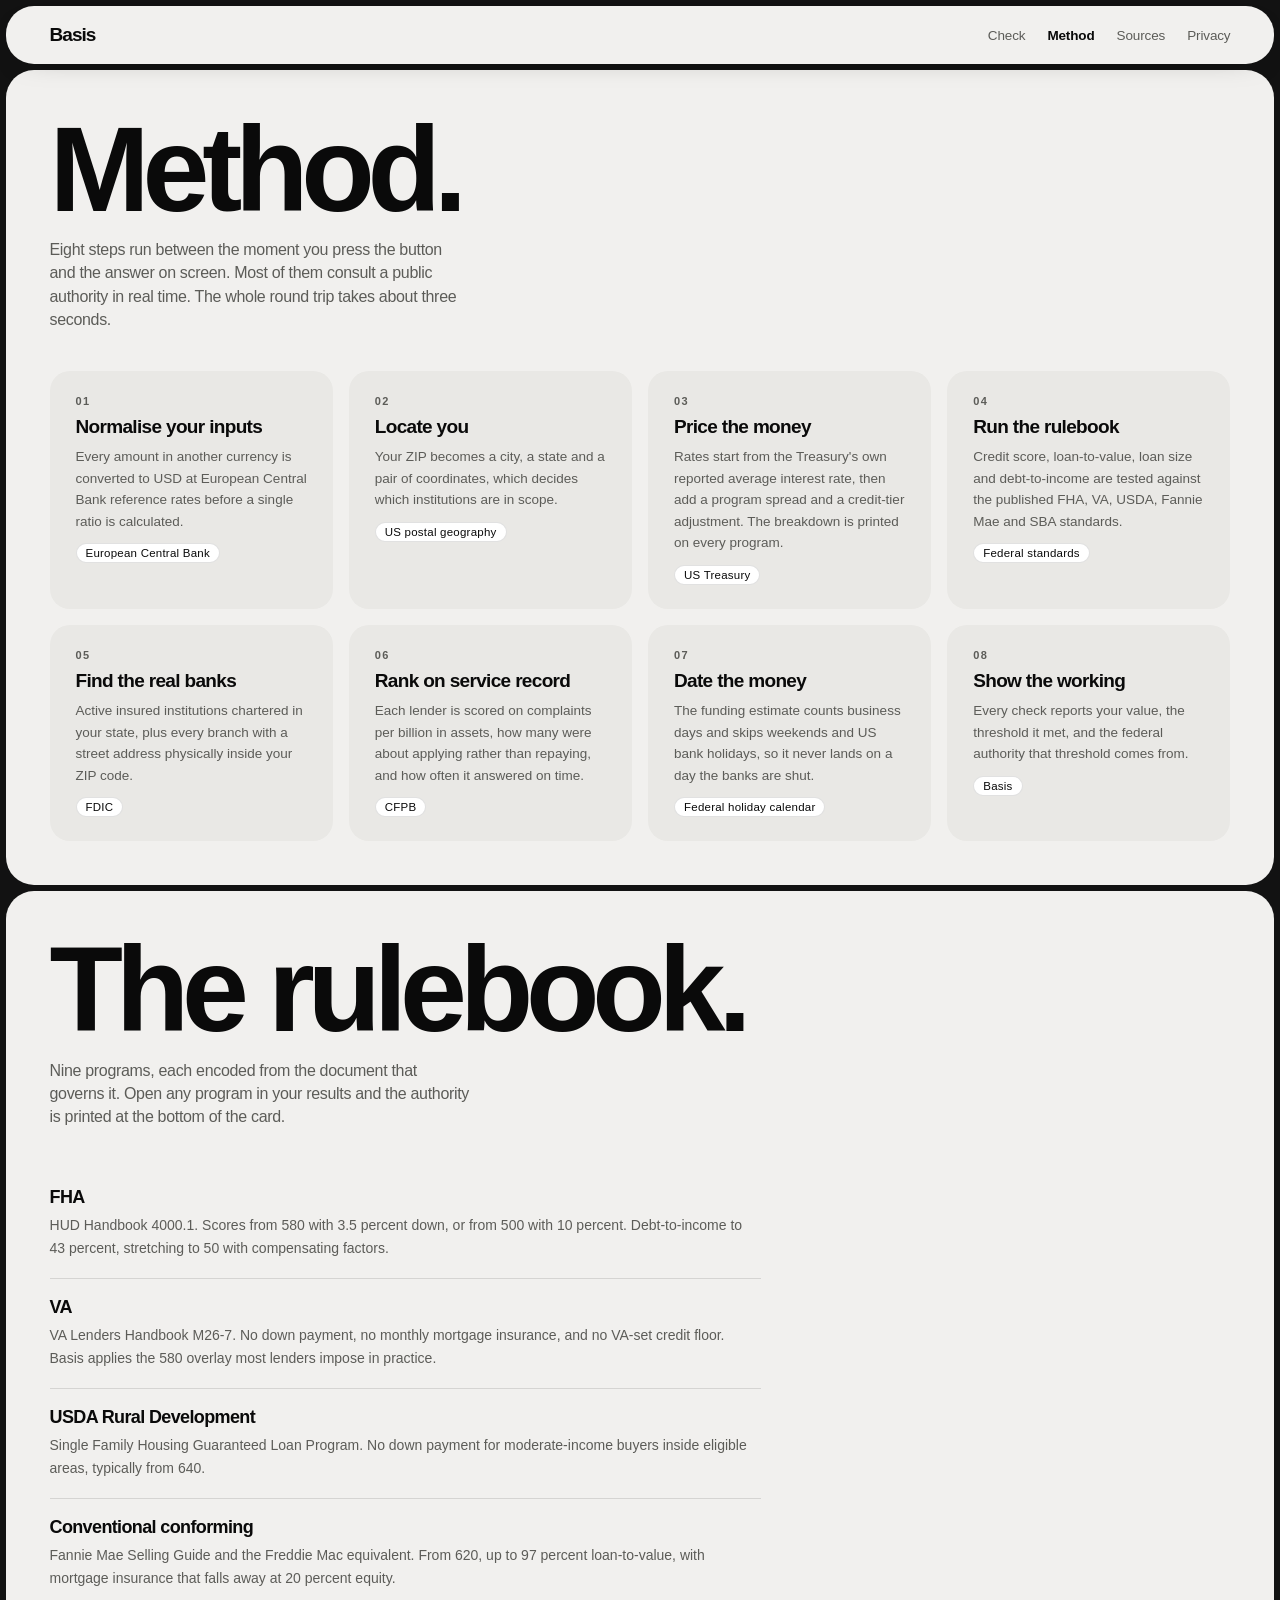
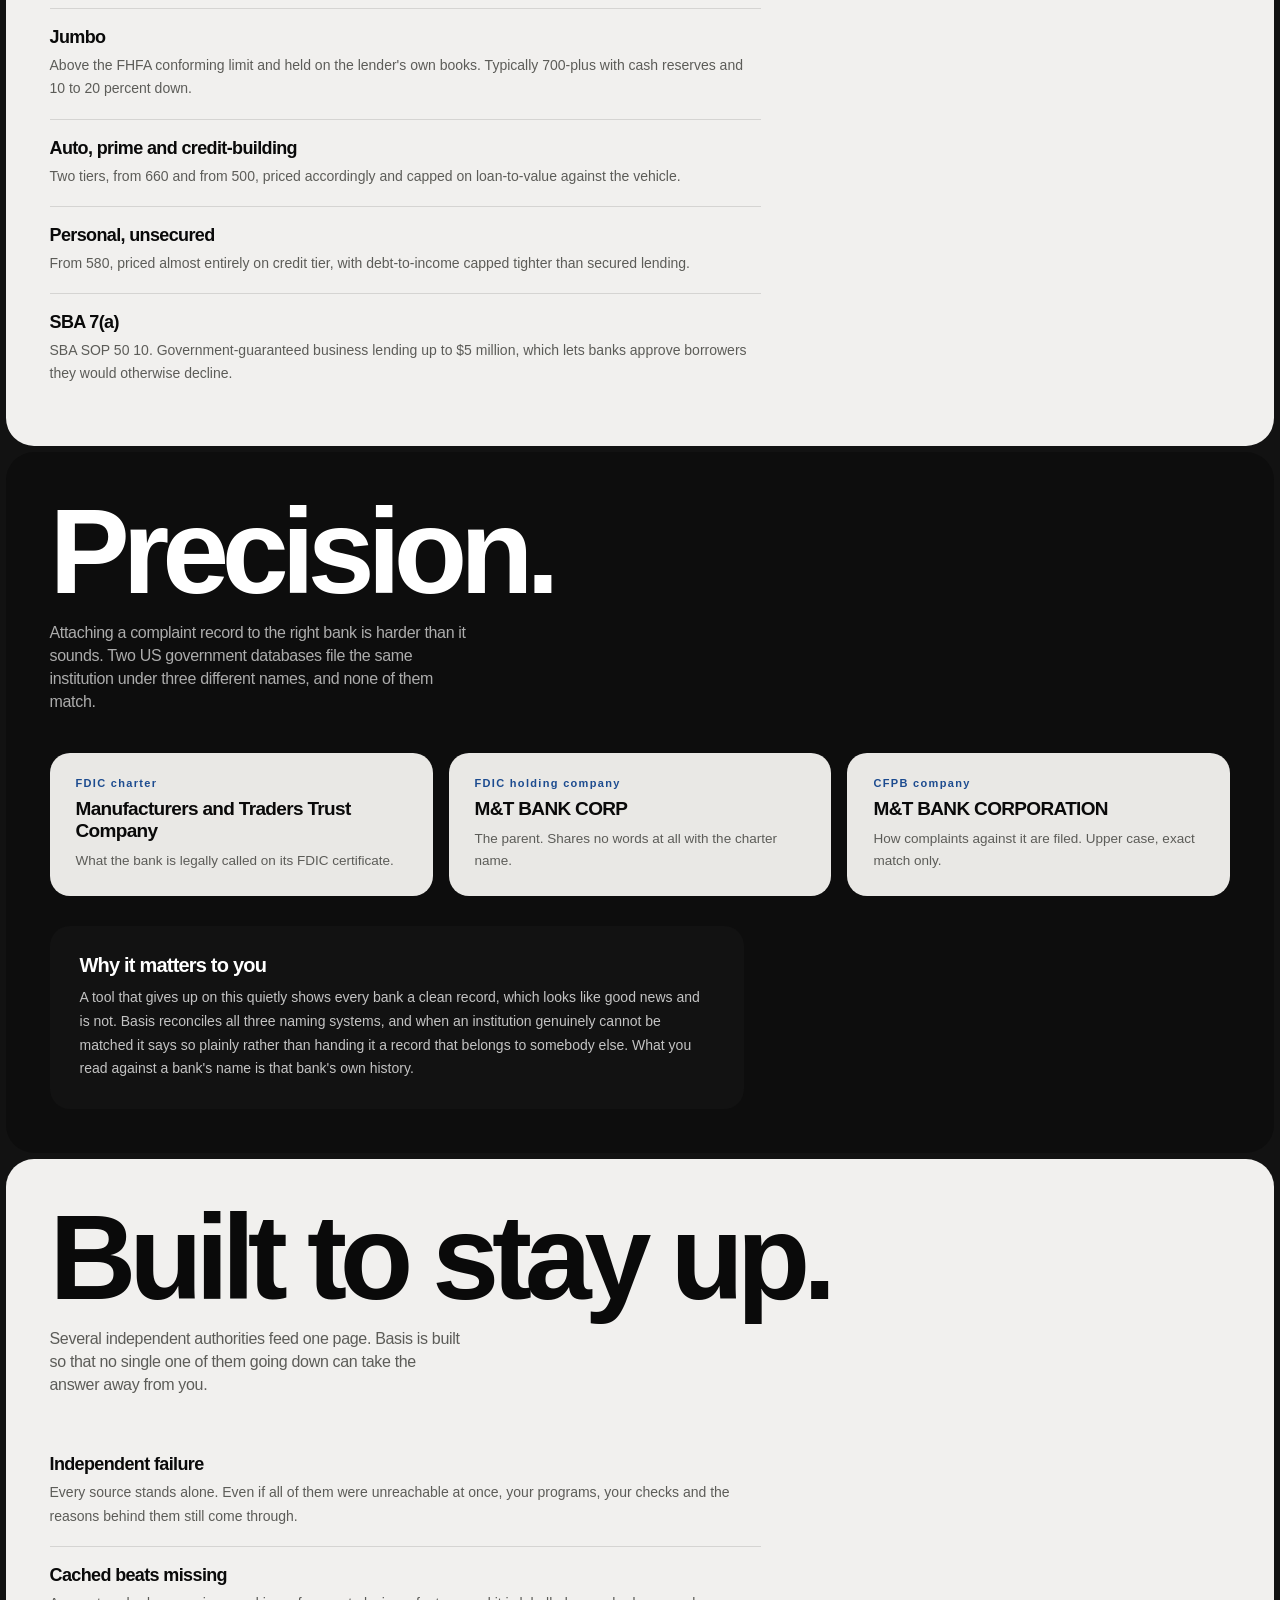
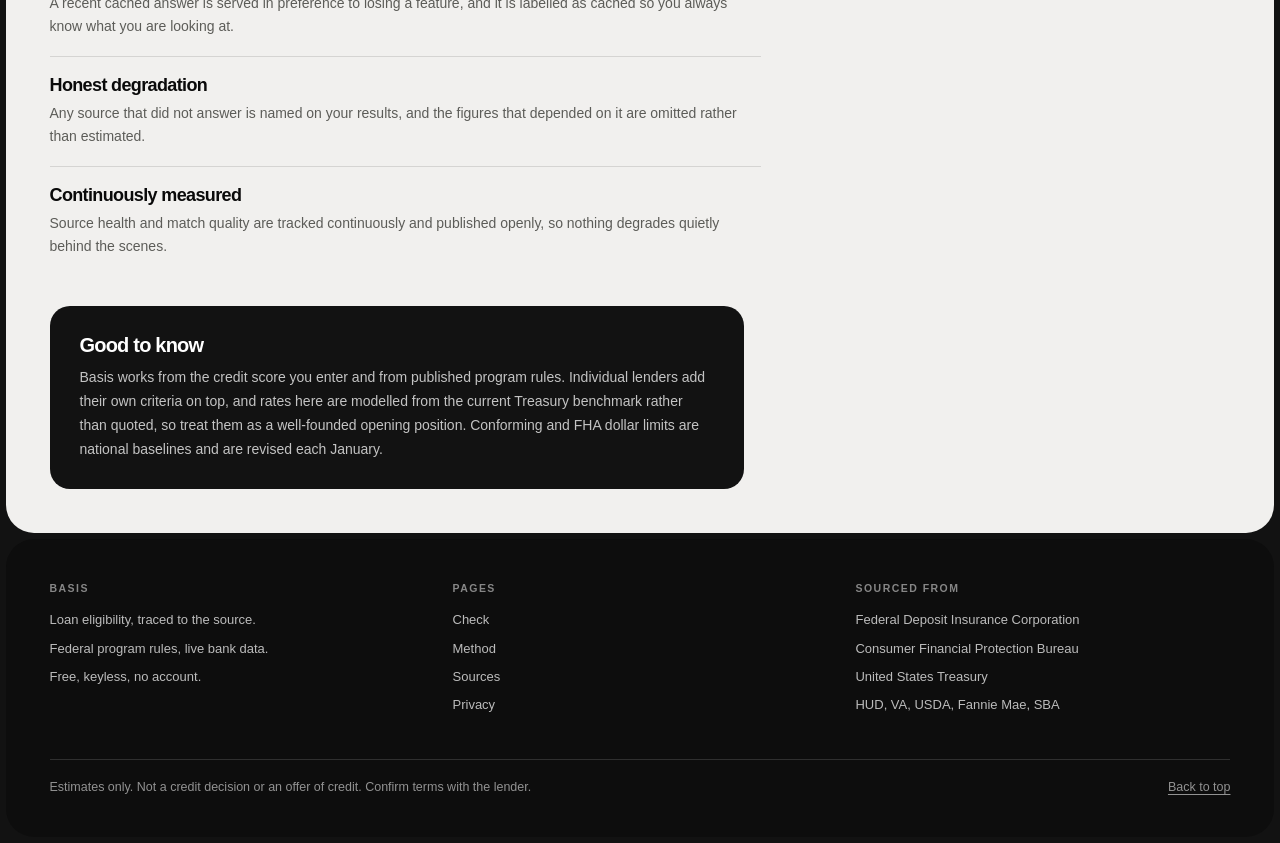
<file: web/method.html>
<!DOCTYPE html>
<html lang="en">
<head>
<meta charset="utf-8">
<meta name="viewport" content="width=device-width, initial-scale=1">
<title>Method - Basis</title>
<meta name="description" content="The eight steps between your numbers and a ranked list of real banks, and the federal standards behind every threshold.">
<link rel="stylesheet" href="assets/style.css?v=0951b353">
<link rel="stylesheet" href="assets/basis.css?v=1dcfa2a0">
<link rel="icon" href="data:image/svg+xml,<svg xmlns='http://www.w3.org/2000/svg' viewBox='0 0 32 32'><rect width='32' height='32' rx='9' fill='%230a0a0a'/><circle cx='16' cy='16' r='6' fill='%23f1f0ee'/></svg>">
</head>
<body>

<div class="shell" id="top">

  <section class="card">
    <div class="sec-head">
      <h1 class="display reveal">Method.</h1>
    </div>
    <p class="sec-sub reveal">
      Eight steps run between the moment you press the button and the answer on screen. Most of
      them consult a public authority in real time. The whole round trip takes about three seconds.
    </p>

    <div class="grid-3">
      <div class="tile-card reveal">
        <div class="n">01</div><h3>Normalise your inputs</h3>
        <p>Every amount in another currency is converted to USD at European Central Bank reference rates before a single ratio is calculated.</p>
        <span class="src">European Central Bank</span>
      </div>
      <div class="tile-card reveal">
        <div class="n">02</div><h3>Locate you</h3>
        <p>Your ZIP becomes a city, a state and a pair of coordinates, which decides which institutions are in scope.</p>
        <span class="src">US postal geography</span>
      </div>
      <div class="tile-card reveal">
        <div class="n">03</div><h3>Price the money</h3>
        <p>Rates start from the Treasury's own reported average interest rate, then add a program spread and a credit-tier adjustment. The breakdown is printed on every program.</p>
        <span class="src">US Treasury</span>
      </div>
      <div class="tile-card reveal">
        <div class="n">04</div><h3>Run the rulebook</h3>
        <p>Credit score, loan-to-value, loan size and debt-to-income are tested against the published FHA, VA, USDA, Fannie Mae and SBA standards.</p>
        <span class="src">Federal standards</span>
      </div>
      <div class="tile-card reveal">
        <div class="n">05</div><h3>Find the real banks</h3>
        <p>Active insured institutions chartered in your state, plus every branch with a street address physically inside your ZIP code.</p>
        <span class="src">FDIC</span>
      </div>
      <div class="tile-card reveal">
        <div class="n">06</div><h3>Rank on service record</h3>
        <p>Each lender is scored on complaints per billion in assets, how many were about applying rather than repaying, and how often it answered on time.</p>
        <span class="src">CFPB</span>
      </div>
      <div class="tile-card reveal">
        <div class="n">07</div><h3>Date the money</h3>
        <p>The funding estimate counts business days and skips weekends and US bank holidays, so it never lands on a day the banks are shut.</p>
        <span class="src">Federal holiday calendar</span>
      </div>
      <div class="tile-card reveal">
        <div class="n">08</div><h3>Show the working</h3>
        <p>Every check reports your value, the threshold it met, and the federal authority that threshold comes from.</p>
        <span class="src">Basis</span>
      </div>
    </div>
  </section>

  <!-- ============ THE RULEBOOK ============ -->
  <section class="card">
    <div class="sec-head">
      <h2 class="display reveal">The rulebook.</h2>
    </div>
    <p class="sec-sub reveal">
      Nine programs, each encoded from the document that governs it. Open any program in your
      results and the authority is printed at the bottom of the card.
    </p>
    <ul class="deflist">
      <li>
        <b>FHA</b>
        <span>HUD Handbook 4000.1. Scores from 580 with 3.5 percent down, or from 500 with 10 percent. Debt-to-income to 43 percent, stretching to 50 with compensating factors.</span>
      </li>
      <li>
        <b>VA</b>
        <span>VA Lenders Handbook M26-7. No down payment, no monthly mortgage insurance, and no VA-set credit floor. Basis applies the 580 overlay most lenders impose in practice.</span>
      </li>
      <li>
        <b>USDA Rural Development</b>
        <span>Single Family Housing Guaranteed Loan Program. No down payment for moderate-income buyers inside eligible areas, typically from 640.</span>
      </li>
      <li>
        <b>Conventional conforming</b>
        <span>Fannie Mae Selling Guide and the Freddie Mac equivalent. From 620, up to 97 percent loan-to-value, with mortgage insurance that falls away at 20 percent equity.</span>
      </li>
      <li>
        <b>Jumbo</b>
        <span>Above the FHFA conforming limit and held on the lender's own books. Typically 700-plus with cash reserves and 10 to 20 percent down.</span>
      </li>
      <li>
        <b>Auto, prime and credit-building</b>
        <span>Two tiers, from 660 and from 500, priced accordingly and capped on loan-to-value against the vehicle.</span>
      </li>
      <li>
        <b>Personal, unsecured</b>
        <span>From 580, priced almost entirely on credit tier, with debt-to-income capped tighter than secured lending.</span>
      </li>
      <li>
        <b>SBA 7(a)</b>
        <span>SBA SOP 50 10. Government-guaranteed business lending up to $5 million, which lets banks approve borrowers they would otherwise decline.</span>
      </li>
    </ul>
  </section>

  <!-- ============ PRECISION ============ -->
  <section class="card card--dark">
    <div class="sec-head">
      <h2 class="display reveal">Precision.</h2>
    </div>
    <p class="sec-sub reveal">
      Attaching a complaint record to the right bank is harder than it sounds. Two US government
      databases file the same institution under three different names, and none of them match.
    </p>
    <div class="grid-3">
      <div class="tile-card reveal">
        <div class="n">FDIC charter</div>
        <h3>Manufacturers and Traders Trust Company</h3>
        <p>What the bank is legally called on its FDIC certificate.</p>
      </div>
      <div class="tile-card reveal">
        <div class="n">FDIC holding company</div>
        <h3>M&amp;T BANK CORP</h3>
        <p>The parent. Shares no words at all with the charter name.</p>
      </div>
      <div class="tile-card reveal">
        <div class="n">CFPB company</div>
        <h3>M&amp;T BANK CORPORATION</h3>
        <p>How complaints against it are filed. Upper case, exact match only.</p>
      </div>
    </div>
    <div class="callout">
      <h3>Why it matters to you</h3>
      <p>
        A tool that gives up on this quietly shows every bank a clean record, which looks like
        good news and is not. Basis reconciles all three naming systems, and when an institution
        genuinely cannot be matched it says so plainly rather than handing it a record that
        belongs to somebody else. What you read against a bank's name is that bank's own history.
      </p>
    </div>
  </section>

  <!-- ============ RELIABILITY ============ -->
  <section class="card">
    <div class="sec-head">
      <h2 class="display reveal">Built to stay up.</h2>
    </div>
    <p class="sec-sub reveal">
      Several independent authorities feed one page. Basis is built so that no single one of them
      going down can take the answer away from you.
    </p>
    <ul class="deflist">
      <li>
        <b>Independent failure</b>
        <span>Every source stands alone. Even if all of them were unreachable at once, your programs, your checks and the reasons behind them still come through.</span>
      </li>
      <li>
        <b>Cached beats missing</b>
        <span>A recent cached answer is served in preference to losing a feature, and it is labelled as cached so you always know what you are looking at.</span>
      </li>
      <li>
        <b>Honest degradation</b>
        <span>Any source that did not answer is named on your results, and the figures that depended on it are omitted rather than estimated.</span>
      </li>
      <li>
        <b>Continuously measured</b>
        <span>Source health and match quality are tracked continuously and published openly, so nothing degrades quietly behind the scenes.</span>
      </li>
    </ul>

    <div class="callout">
      <h3>Good to know</h3>
      <p>
        Basis works from the credit score you enter and from published program rules. Individual
        lenders add their own criteria on top, and rates here are modelled from the current
        Treasury benchmark rather than quoted, so treat them as a well-founded opening position.
        Conforming and FHA dollar limits are national baselines and are revised each January.
      </p>
    </div>
  </section>

</div>

<script src="assets/main.js?v=62514468"></script>
</body>
</html>
</file>
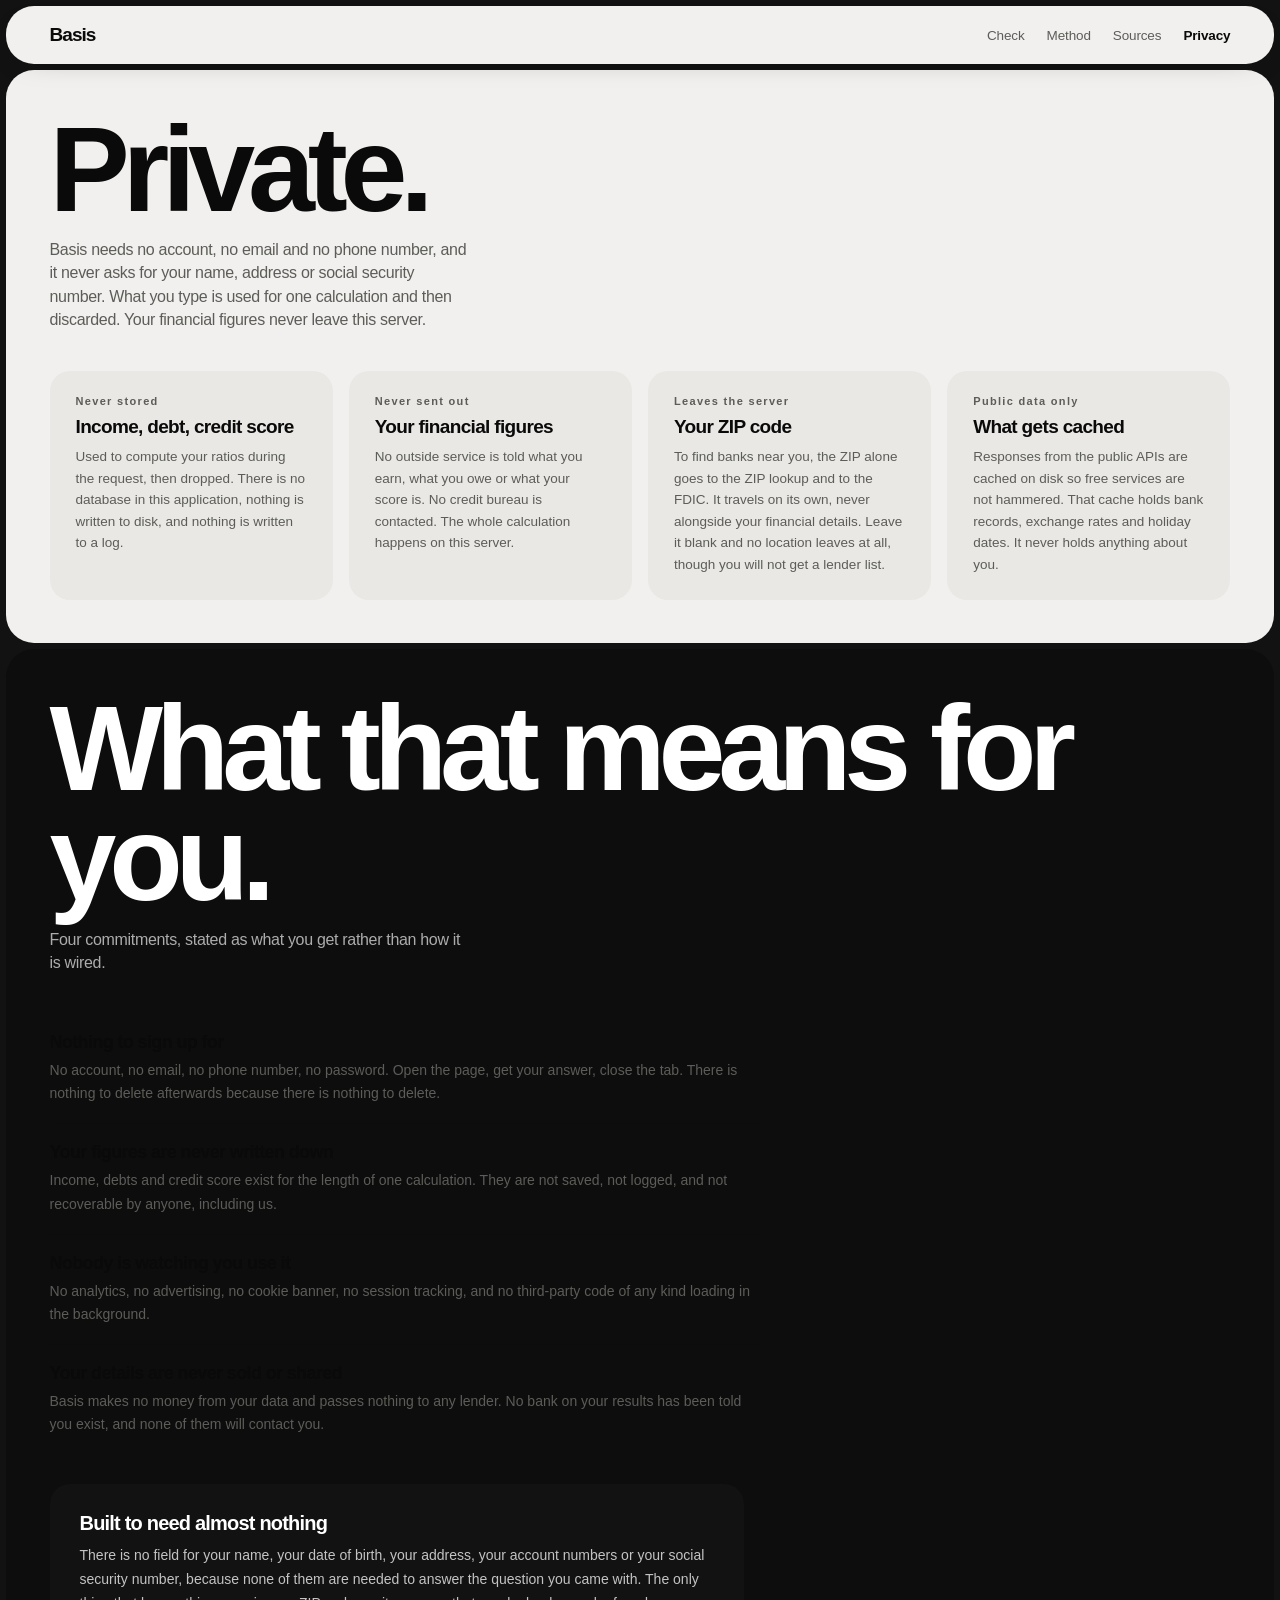
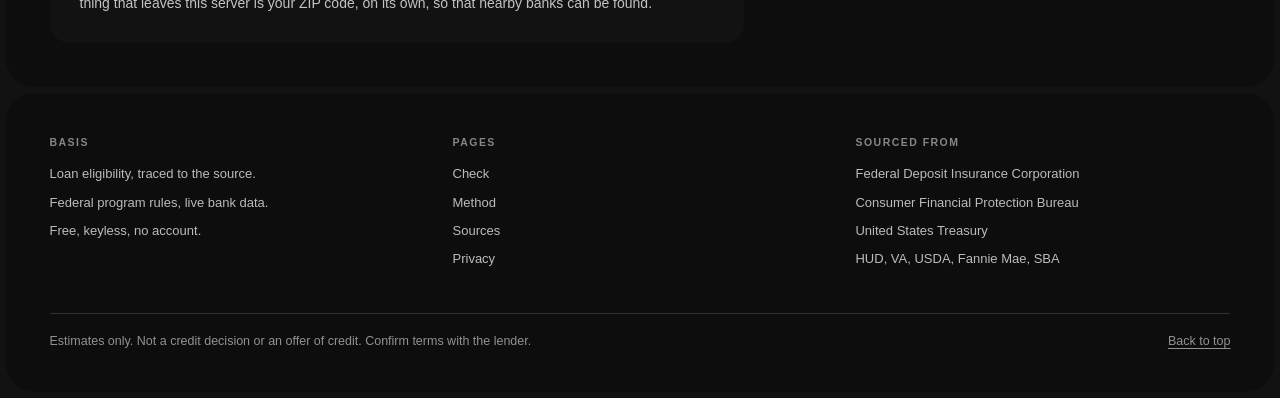
<file: web/privacy.html>
<!DOCTYPE html>
<html lang="en">
<head>
<meta charset="utf-8">
<meta name="viewport" content="width=device-width, initial-scale=1">
<title>Privacy - Basis</title>
<meta name="description" content="What happens to the income, debt and credit score you type in. Nothing is stored, nothing is logged, and only your ZIP code leaves the server.">
<link rel="stylesheet" href="assets/style.css?v=0951b353">
<link rel="stylesheet" href="assets/basis.css?v=1dcfa2a0">
<link rel="icon" href="data:image/svg+xml,<svg xmlns='http://www.w3.org/2000/svg' viewBox='0 0 32 32'><rect width='32' height='32' rx='9' fill='%230a0a0a'/><circle cx='16' cy='16' r='6' fill='%23f1f0ee'/></svg>">
</head>
<body>

<div class="shell" id="top">

  <section class="card">
    <div class="sec-head">
      <h1 class="display reveal">Private.</h1>
    </div>
    <p class="sec-sub reveal">
      Basis needs no account, no email and no phone number, and it never asks for your name,
      address or social security number. What you type is used for one calculation and then
      discarded. Your financial figures never leave this server.
    </p>

    <div class="grid-3">
      <div class="tile-card reveal">
        <div class="n">Never stored</div>
        <h3>Income, debt, credit score</h3>
        <p>Used to compute your ratios during the request, then dropped. There is no database in this application, nothing is written to disk, and nothing is written to a log.</p>
      </div>
      <div class="tile-card reveal">
        <div class="n">Never sent out</div>
        <h3>Your financial figures</h3>
        <p>No outside service is told what you earn, what you owe or what your score is. No credit bureau is contacted. The whole calculation happens on this server.</p>
      </div>
      <div class="tile-card reveal">
        <div class="n">Leaves the server</div>
        <h3>Your ZIP code</h3>
        <p>To find banks near you, the ZIP alone goes to the ZIP lookup and to the FDIC. It travels on its own, never alongside your financial details. Leave it blank and no location leaves at all, though you will not get a lender list.</p>
      </div>
      <div class="tile-card reveal">
        <div class="n">Public data only</div>
        <h3>What gets cached</h3>
        <p>Responses from the public APIs are cached on disk so free services are not hammered. That cache holds bank records, exchange rates and holiday dates. It never holds anything about you.</p>
      </div>
    </div>
  </section>

  <section class="card card--dark">
    <div class="sec-head">
      <h2 class="display reveal">What that means for you.</h2>
    </div>
    <p class="sec-sub reveal">
      Four commitments, stated as what you get rather than how it is wired.
    </p>
    <ul class="deflist">
      <li>
        <b>Nothing to sign up for</b>
        <span>No account, no email, no phone number, no password. Open the page, get your answer, close the tab. There is nothing to delete afterwards because there is nothing to delete.</span>
      </li>
      <li>
        <b>Your figures are never written down</b>
        <span>Income, debts and credit score exist for the length of one calculation. They are not saved, not logged, and not recoverable by anyone, including us.</span>
      </li>
      <li>
        <b>Nobody is watching you use it</b>
        <span>No analytics, no advertising, no cookie banner, no session tracking, and no third-party code of any kind loading in the background.</span>
      </li>
      <li>
        <b>Your details are never sold or shared</b>
        <span>Basis makes no money from your data and passes nothing to any lender. No bank on your results has been told you exist, and none of them will contact you.</span>
      </li>
    </ul>

    <div class="callout">
      <h3>Built to need almost nothing</h3>
      <p>
        There is no field for your name, your date of birth, your address, your account numbers
        or your social security number, because none of them are needed to answer the question
        you came with. The only thing that leaves this server is your ZIP code, on its own,
        so that nearby banks can be found.
      </p>
    </div>
  </section>

</div>

<script src="assets/main.js?v=62514468"></script>
</body>
</html>
</file>
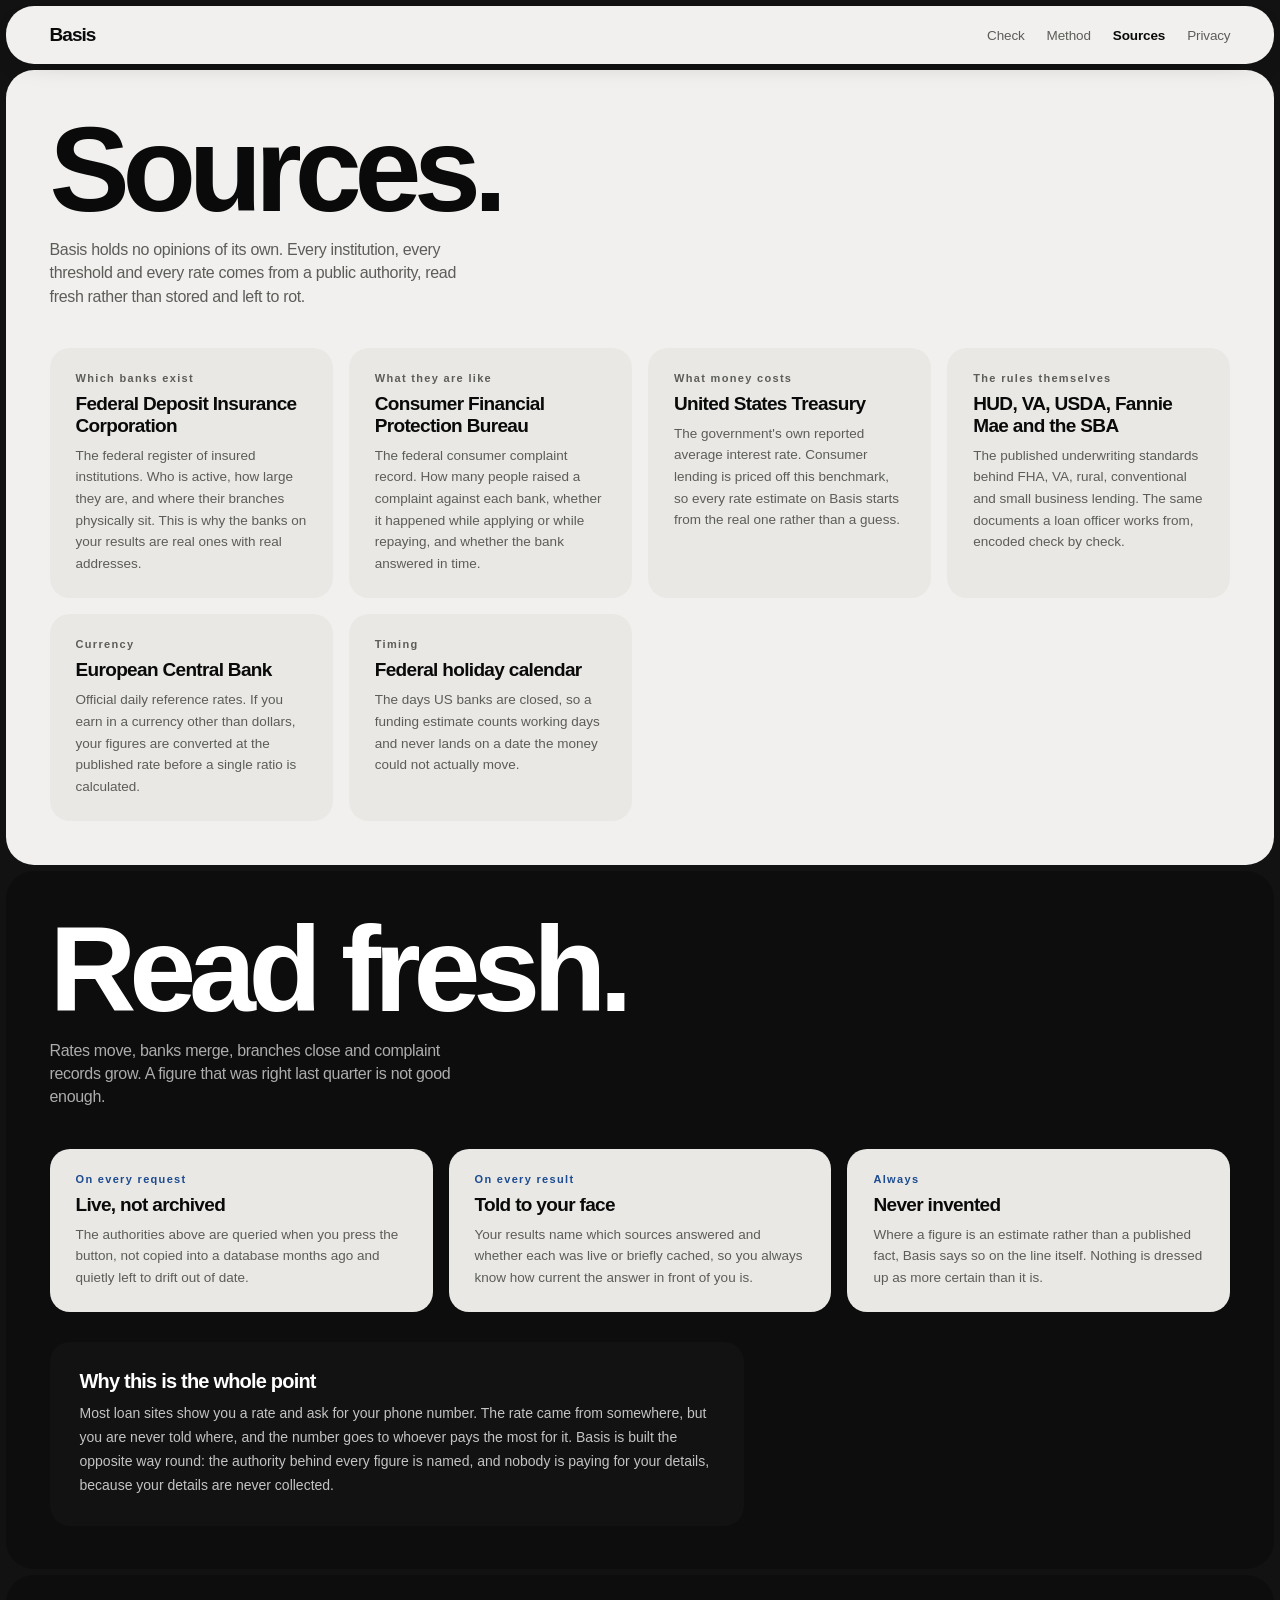
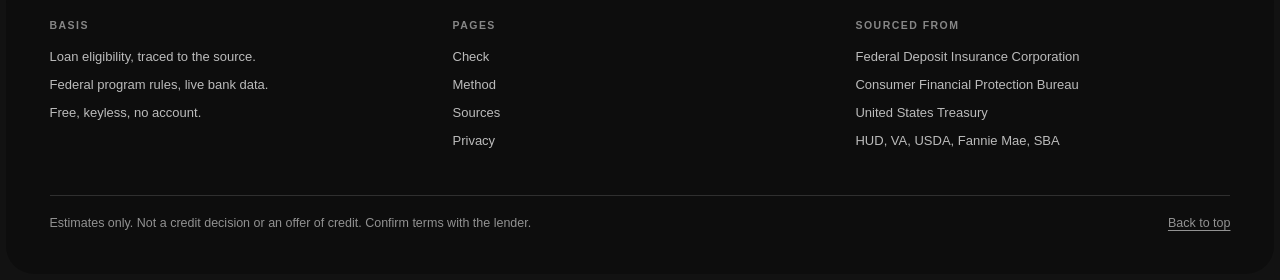
<file: web/sources.html>
<!DOCTYPE html>
<html lang="en">
<head>
<meta charset="utf-8">
<meta name="viewport" content="width=device-width, initial-scale=1">
<title>Sources - Basis</title>
<meta name="description" content="Where the numbers come from. Federal bank registers, federal complaint records, Treasury rates and the published program rulebooks lenders underwrite from.">
<link rel="stylesheet" href="assets/style.css?v=0951b353">
<link rel="stylesheet" href="assets/basis.css?v=1dcfa2a0">
<link rel="icon" href="data:image/svg+xml,<svg xmlns='http://www.w3.org/2000/svg' viewBox='0 0 32 32'><rect width='32' height='32' rx='9' fill='%230a0a0a'/><circle cx='16' cy='16' r='6' fill='%23f1f0ee'/></svg>">
</head>
<body>

<div class="shell" id="top">

  <section class="card">
    <div class="sec-head">
      <h1 class="display reveal">Sources.</h1>
    </div>
    <p class="sec-sub reveal">
      Basis holds no opinions of its own. Every institution, every threshold and every rate comes
      from a public authority, read fresh rather than stored and left to rot.
    </p>

    <div class="grid-3">
      <div class="tile-card reveal">
        <div class="n">Which banks exist</div>
        <h3>Federal Deposit Insurance Corporation</h3>
        <p>The federal register of insured institutions. Who is active, how large they are, and where their branches physically sit. This is why the banks on your results are real ones with real addresses.</p>
      </div>
      <div class="tile-card reveal">
        <div class="n">What they are like</div>
        <h3>Consumer Financial Protection Bureau</h3>
        <p>The federal consumer complaint record. How many people raised a complaint against each bank, whether it happened while applying or while repaying, and whether the bank answered in time.</p>
      </div>
      <div class="tile-card reveal">
        <div class="n">What money costs</div>
        <h3>United States Treasury</h3>
        <p>The government's own reported average interest rate. Consumer lending is priced off this benchmark, so every rate estimate on Basis starts from the real one rather than a guess.</p>
      </div>
      <div class="tile-card reveal">
        <div class="n">The rules themselves</div>
        <h3>HUD, VA, USDA, Fannie Mae and the SBA</h3>
        <p>The published underwriting standards behind FHA, VA, rural, conventional and small business lending. The same documents a loan officer works from, encoded check by check.</p>
      </div>
      <div class="tile-card reveal">
        <div class="n">Currency</div>
        <h3>European Central Bank</h3>
        <p>Official daily reference rates. If you earn in a currency other than dollars, your figures are converted at the published rate before a single ratio is calculated.</p>
      </div>
      <div class="tile-card reveal">
        <div class="n">Timing</div>
        <h3>Federal holiday calendar</h3>
        <p>The days US banks are closed, so a funding estimate counts working days and never lands on a date the money could not actually move.</p>
      </div>
    </div>
  </section>

  <section class="card card--dark">
    <div class="sec-head">
      <h2 class="display reveal">Read fresh.</h2>
    </div>
    <p class="sec-sub reveal">
      Rates move, banks merge, branches close and complaint records grow. A figure that was right
      last quarter is not good enough.
    </p>

    <div class="grid-3">
      <div class="tile-card reveal">
        <div class="n">On every request</div>
        <h3>Live, not archived</h3>
        <p>The authorities above are queried when you press the button, not copied into a database months ago and quietly left to drift out of date.</p>
      </div>
      <div class="tile-card reveal">
        <div class="n">On every result</div>
        <h3>Told to your face</h3>
        <p>Your results name which sources answered and whether each was live or briefly cached, so you always know how current the answer in front of you is.</p>
      </div>
      <div class="tile-card reveal">
        <div class="n">Always</div>
        <h3>Never invented</h3>
        <p>Where a figure is an estimate rather than a published fact, Basis says so on the line itself. Nothing is dressed up as more certain than it is.</p>
      </div>
    </div>

    <div class="callout">
      <h3>Why this is the whole point</h3>
      <p>
        Most loan sites show you a rate and ask for your phone number. The rate came from
        somewhere, but you are never told where, and the number goes to whoever pays the most for
        it. Basis is built the opposite way round: the authority behind every figure is named, and
        nobody is paying for your details, because your details are never collected.
      </p>
    </div>
  </section>

</div>

<script src="assets/main.js?v=62514468"></script>
</body>
</html>
</file>
<file: web/assets/style.css>
/* ============================================================
   Basis - shared stylesheet

   Layout, type scale and card system adapted from the fabrica
   studio template. All branding, copy and components below the
   design-system layer are Basis's own.

   One deliberate change from the original: the Inter webfont is
   gone. The site claims zero third-party requests and ships a
   Content Security Policy with no external origins, and pulling a
   font from Google would break both. The stack below resolves to
   the platform UI face, which carries the same tight tracking.
   ============================================================ */
:root{
  --bg:#121212;
  --paper:#f1f0ee;
  --paper-soft:#e9e8e5;
  --ink:#0a0a0a;
  --ink-soft:#5c5c58;
  --line:rgba(10,10,10,.12);
  --line-invert:rgba(255,255,255,.14);
  --white:#fff;
  --radius-lg:28px;
  --radius-md:20px;
  --radius-sm:14px;
  --gap:6px;
  --pad:clamp(20px,3.4vw,52px);
  --pass:#1f6b41;
  --pass-soft:#e2efe7;
  --warn:#8a5a05;
  --warn-soft:#f8efd9;
  --fail:#9c2b23;
  --fail-soft:#f9e6e4;
  --accent:#1c4b8f;
  --accent-soft:#e6ecf7;
  --font:'Inter var','Inter',-apple-system,BlinkMacSystemFont,'Segoe UI Variable Text','Segoe UI',Roboto,'Helvetica Neue',Arial,sans-serif;
}
*{margin:0;padding:0;box-sizing:border-box}
html{scroll-behavior:smooth}
body{
  background:var(--bg);
  color:var(--ink);
  font-family:var(--font);
  font-weight:500;
  letter-spacing:-.02em;
  -webkit-font-smoothing:antialiased;
}
img,svg{display:block;max-width:100%}
a{color:inherit;text-decoration:none}
button{font:inherit;border:none;background:none;cursor:pointer;color:inherit}
::selection{background:#0a0a0a;color:#fff}

/* ---------- layout shell ---------- */
.shell{max-width:1560px;margin:0 auto;padding:var(--gap)}
.card{
  background:var(--paper);
  border-radius:var(--radius-lg);
  padding:var(--pad);
  margin-bottom:var(--gap);
  position:relative;
  overflow:hidden;
}
.card--dark{background:#0d0d0d;color:var(--white)}

/* grain overlay used on image placeholders */
.grain::after{
  content:"";position:absolute;inset:0;pointer-events:none;opacity:.5;mix-blend-mode:overlay;
  background-image:url("data:image/svg+xml,%3Csvg xmlns='http://www.w3.org/2000/svg' width='160' height='160'%3E%3Cfilter id='n'%3E%3CfeTurbulence type='fractalNoise' baseFrequency='0.9' numOctaves='2'/%3E%3C/filter%3E%3Crect width='160' height='160' filter='url(%23n)' opacity='0.55'/%3E%3C/svg%3E");
}

/* ---------- type scale ---------- */
.display{
  font-weight:600;
  letter-spacing:-.06em;
  line-height:.92;
  font-size:clamp(56px,9.4vw,144px);
}
.h-mid{
  font-weight:600;letter-spacing:-.055em;line-height:1.06;
  font-size:clamp(34px,4.2vw,60px);
}
.h-small{font-weight:600;letter-spacing:-.04em;font-size:clamp(22px,2.2vw,30px);line-height:1.2}
.eyebrow{
  display:inline-flex;align-items:center;gap:8px;
  font-size:15px;font-weight:500;letter-spacing:-.03em;color:var(--ink);
}
.eyebrow::before{content:"";width:8px;height:8px;border-radius:50%;background:currentColor}
.muted{color:var(--ink-soft)}
.small{font-size:14px;letter-spacing:-.03em}
.index-num{font-size:11px;font-weight:600;letter-spacing:-.02em}

/* ---------- buttons ---------- */
.btn{
  display:inline-flex;align-items:center;gap:12px;
  background:var(--ink);color:var(--white);
  border-radius:999px;padding:16px 26px;
  font-weight:600;font-size:16px;letter-spacing:-.03em;
  transition:transform .35s cubic-bezier(.2,.8,.2,1),background .3s;
}
.btn .dot{width:8px;height:8px;border-radius:50%;background:var(--white);transition:transform .35s}
.btn:hover{transform:scale(1.04)}
.btn:hover .dot{transform:scale(1.6)}
.btn--light{background:var(--white);color:var(--ink)}
.btn--light .dot{background:var(--ink)}
.btn--ghost{background:transparent;border:1px solid var(--line);color:var(--ink)}
.btn--ghost .dot{background:var(--ink)}

/* ---------- header ---------- */
header.site-header{
  position:fixed;inset:0 0 auto 0;z-index:50;
  display:flex;justify-content:space-between;align-items:center;
  padding:18px 26px;mix-blend-mode:difference;color:#fff;
}
.logo{font-weight:600;font-size:20px;letter-spacing:-.04em}
.burger{display:flex;flex-direction:column;gap:6px;padding:8px}
.burger span{width:34px;height:2px;background:#fff;transition:.35s}
.nav-overlay{
  position:fixed;inset:0;z-index:40;background:var(--paper);
  display:flex;flex-direction:column;justify-content:center;padding:8vw;
  transform:translateY(-102%);transition:transform .6s cubic-bezier(.76,0,.24,1);
}
.nav-overlay.open{transform:translateY(0)}
body.nav-open .burger span:nth-child(1){transform:translateY(8px) rotate(45deg)}
body.nav-open .burger span:nth-child(2){opacity:0}
body.nav-open .burger span:nth-child(3){transform:translateY(-8px) rotate(-45deg)}
.nav-overlay a.nav-link{
  font-size:clamp(34px,5vw,64px);font-weight:600;letter-spacing:-.05em;line-height:1.15;
  width:max-content;position:relative;
}
.nav-link::after{content:"";position:absolute;left:0;bottom:4px;height:3px;width:0;background:var(--ink);transition:width .35s}
.nav-link:hover::after{width:100%}
.nav-meta{margin-top:40px;display:flex;gap:40px;flex-wrap:wrap;font-size:15px}

/* ---------- hero (home) ---------- */
.hero{padding-top:76px;min-height:92vh;display:flex;flex-direction:column;justify-content:space-between}
.hero-top{display:grid;grid-template-columns:1.4fr 1fr;gap:40px;align-items:start}
.wordmark{
  font-weight:600;letter-spacing:-.065em;line-height:.82;
  font-size:clamp(72px,14.5vw,230px);
}
.wordmark sup{font-size:.32em;vertical-align:.9em;letter-spacing:-.04em}
.wordmark .studio{display:block;font-size:.28em;letter-spacing:-.05em;line-height:1.1;margin-top:.1em}
.hero-services{list-style:none;text-align:right;display:flex;flex-direction:column;gap:10px;padding-top:12px}
.hero-services li{font-size:clamp(15px,1.35vw,19px);font-weight:600;letter-spacing:-.04em}
.hero-bottom{display:grid;grid-template-columns:1fr 340px 1fr;gap:40px;align-items:end;margin-top:56px}
.hero-tagline{font-size:clamp(18px,1.6vw,23px);font-weight:500;letter-spacing:-.04em;line-height:1.25;max-width:420px}
.hero-copy-right{align-self:end;text-align:right;font-size:14px}

/* team lead mini card */
.lead-card{
  background:var(--white);border-radius:var(--radius-md);padding:14px;
  box-shadow:0 24px 60px -30px rgba(0,0,0,.35);
  width:100%;max-width:340px;
}
.lead-card .portrait{border-radius:12px;height:210px;margin-bottom:14px}
.lead-card .role-row{display:flex;justify-content:space-between;font-size:12.5px;font-weight:600;margin-bottom:8px}
.lead-card .name{font-size:22px;font-weight:600;letter-spacing:-.04em;margin-bottom:12px}
.lead-card .btn{width:100%;justify-content:space-between;padding:14px 20px}

/* portrait placeholder - swap for a real photo:
   <div class="portrait"><img src="you.jpg" alt=""></div> */
.portrait{
  position:relative;overflow:hidden;background:
   radial-gradient(120% 90% at 30% 20%,#d9d7d2 0%,#a8a6a1 42%,#4c4b49 100%);
}
.portrait::before{
  content:"";position:absolute;left:50%;bottom:-6%;transform:translateX(-50%);
  width:62%;aspect-ratio:3/4.4;border-radius:46% 46% 8% 8%/58% 58% 6% 6%;
  background:linear-gradient(180deg,#3a3a38,#1c1c1b);
}
.portrait::after{
  content:"";position:absolute;left:50%;top:16%;transform:translateX(-50%);
  width:30%;aspect-ratio:1/1.22;border-radius:50% 50% 44% 44%;
  background:linear-gradient(180deg,#6e6c68,#3f3e3c);
}
.portrait img{position:absolute;inset:0;width:100%;height:100%;object-fit:cover;filter:grayscale(1) contrast(1.05);z-index:2}

/* ---------- clients ---------- */
.clients-head{display:flex;justify-content:space-between;align-items:center;margin-bottom:34px}
.marquee{overflow:hidden;mask-image:linear-gradient(90deg,transparent,#000 8%,#000 92%,transparent)}
.marquee-track{display:flex;gap:var(--gap);width:max-content;animation:scroll 28s linear infinite}
.marquee:hover .marquee-track{animation-play-state:paused}
@keyframes scroll{to{transform:translateX(-50%)}}
.client-tile{
  width:210px;height:120px;background:var(--white);border-radius:var(--radius-sm);
  display:flex;align-items:center;justify-content:center;
  font-weight:700;font-size:21px;letter-spacing:-.045em;flex:none;
}

/* ---------- projects list ---------- */
.sec-head{display:flex;justify-content:space-between;align-items:flex-start;margin-bottom:14px}
.sec-head .count{font-size:22px;font-weight:600;letter-spacing:-.05em}
.sec-sub{max-width:420px;font-size:16px;line-height:1.45;color:var(--ink-soft);margin-bottom:40px}
.project-list{list-style:none;border-top:1px solid var(--line)}
.project{
  display:grid;grid-template-columns:auto 1fr auto auto;gap:24px;align-items:center;
  padding:26px 4px;border-bottom:1px solid var(--line);
  transition:padding .35s;position:relative;
}
.project:hover{padding-left:18px}
.project .p-name{font-size:clamp(26px,3.4vw,46px);font-weight:600;letter-spacing:-.05em}
.project .p-thumb{
  width:120px;height:74px;border-radius:10px;overflow:hidden;position:relative;
  opacity:0;transform:scale(.85) rotate(-3deg);transition:.4s cubic-bezier(.2,.8,.2,1);
}
.project:hover .p-thumb{opacity:1;transform:none}
.project .p-year{font-size:14px;color:var(--ink-soft)}
.project .arrow{font-size:22px;transition:transform .35s}
.project:hover .arrow{transform:translate(4px,-4px)}
.thumb-a{background:linear-gradient(135deg,#2c2c2a,#6f6d69)}
.thumb-b{background:linear-gradient(135deg,#8a8883,#3c3b39)}
.thumb-c{background:linear-gradient(135deg,#525150,#c9c7c2)}

/* ---------- why / stats ---------- */
.why-grid{display:grid;grid-template-columns:1.25fr 1fr;gap:60px}
.why-cta{display:flex;flex-direction:column;gap:22px;align-items:flex-start;margin-top:44px}
.stat-cards{display:flex;flex-direction:column;gap:var(--gap)}
.stat-card{
  background:var(--white);border-radius:var(--radius-md);padding:30px;
  display:flex;flex-direction:column;gap:20px;
}
.stat-card .top{display:flex;justify-content:space-between;font-size:11px;font-weight:600}
.stat-value{font-size:clamp(60px,7vw,104px);font-weight:600;letter-spacing:-.06em;line-height:1}
.stat-value .suffix{font-size:.5em;vertical-align:.5em}
.stat-label{font-size:17px;font-weight:600;letter-spacing:-.03em}
.stat-note{font-size:14px;color:var(--ink-soft);line-height:1.4}

/* ---------- services accordion ---------- */
.svc{border-top:1px solid var(--line-invert)}
.svc:last-of-type{border-bottom:1px solid var(--line-invert)}
.svc-head{
  width:100%;display:grid;grid-template-columns:70px 1fr auto;gap:24px;align-items:center;
  padding:30px 4px;text-align:left;color:#fff;
}
.svc-head .svc-title{font-size:clamp(22px,2.6vw,34px);font-weight:500;letter-spacing:-.04em}
.svc-head .plus{font-size:26px;font-weight:400;transition:transform .35s}
.svc.open .plus{transform:rotate(45deg)}
.svc-body{max-height:0;overflow:hidden;transition:max-height .5s cubic-bezier(.2,.8,.2,1)}
.svc-body-inner{padding:0 4px 34px 94px;display:grid;grid-template-columns:1.2fr 1fr;gap:40px}
.svc-desc{font-size:16.5px;line-height:1.5;color:rgba(255,255,255,.72);max-width:460px}
.tags{display:flex;flex-wrap:wrap;gap:8px;align-content:flex-start}
.tag{border:1px solid var(--line-invert);border-radius:999px;padding:8px 16px;font-size:13.5px;color:rgba(255,255,255,.85)}
.svc-cta{margin-top:40px}

/* ---------- about ---------- */
.about-grid{display:grid;grid-template-columns:1fr 1fr;gap:60px;align-items:start}
.steps{list-style:none;counter-reset:step;margin-top:10px}
.steps li{
  display:flex;gap:22px;align-items:baseline;
  padding:22px 0;border-bottom:1px solid var(--line);
  font-size:clamp(19px,1.9vw,25px);font-weight:600;letter-spacing:-.04em;
}
.steps li::before{
  counter-increment:step;content:"0" counter(step);
  font-size:12px;font-weight:600;color:var(--ink-soft);
}
.showreel{
  position:relative;border-radius:var(--radius-md);overflow:hidden;
  aspect-ratio:4/4.6;background:
   radial-gradient(130% 100% at 70% 10%,#cfcdc8 0%,#8b8985 45%,#2f2e2c 100%);
  display:flex;align-items:flex-end;padding:26px;cursor:pointer;
}
.showreel .play{
  position:relative;z-index:2;color:#fff;font-size:clamp(22px,2.4vw,30px);font-weight:600;letter-spacing:-.04em;
  display:flex;align-items:center;gap:14px;
}
.showreel .play::before{
  content:"";width:52px;height:52px;border-radius:50%;flex:none;
  background:radial-gradient(circle,#fff 100%,#fff 100%);
}
.showreel .play::after{
  content:"";position:absolute;left:20px;width:0;height:0;
  border:8px solid transparent;border-left:13px solid #0a0a0a;border-right:0;
}

/* ---------- testimonials ---------- */
.rating-row{display:flex;align-items:baseline;gap:14px;margin:26px 0 8px}
.rating{font-size:clamp(34px,3.4vw,46px);font-weight:600;letter-spacing:-.06em}
.reviews{display:grid;grid-template-columns:repeat(3,1fr);gap:var(--gap);margin-top:36px}
.review{
  background:var(--white);border-radius:var(--radius-md);padding:26px;
  display:flex;flex-direction:column;gap:16px;min-height:220px;
}
.review .who{display:flex;align-items:center;gap:12px}
.review .avatar{width:42px;height:42px;border-radius:50%;flex:none;position:relative;overflow:hidden}
.review .who b{display:block;font-size:15px;letter-spacing:-.03em}
.review .who span{font-size:12.5px;color:var(--ink-soft)}
.review p{font-size:15.5px;line-height:1.45;letter-spacing:-.02em}
.metrics{display:grid;grid-template-columns:repeat(4,1fr);gap:var(--gap);margin-top:var(--gap)}
.metric{background:var(--white);border-radius:var(--radius-md);padding:26px;display:flex;flex-direction:column;gap:14px}
.metric .stat-value{font-size:clamp(40px,4.6vw,64px)}
.metric > span{font-size:14px;color:var(--ink-soft);line-height:1.35}

/* ---------- manifesto ---------- */
.manifesto p{
  font-size:clamp(24px,3.2vw,44px);font-weight:600;letter-spacing:-.05em;line-height:1.12;
  max-width:1050px;
}
.manifesto .dim{color:rgba(10,10,10,.34)}
.manifesto small{display:block;margin-top:36px;font-size:15px;color:var(--ink-soft);max-width:460px;line-height:1.5}

/* ---------- case study ---------- */
.case-grid{display:grid;grid-template-columns:1.15fr 1fr;gap:var(--gap);margin-top:36px}
.case-tile{background:var(--white);border-radius:var(--radius-md);padding:28px;display:flex;flex-direction:column;gap:16px}
.case-tile.dark{background:#0d0d0d;color:#fff}
.case-tile .big{font-size:clamp(26px,2.8vw,38px);font-weight:600;letter-spacing:-.05em;line-height:1.1}
.case-metrics{display:flex;flex-direction:column;gap:10px;font-size:16px;line-height:1.4}
.case-metrics b{font-weight:600}
.quote{font-size:clamp(18px,1.8vw,23px);font-weight:500;letter-spacing:-.03em;line-height:1.3}
.chart{display:flex;align-items:flex-end;gap:10px;height:190px;margin-top:auto}
.chart .bar{
  flex:1;display:flex;flex-direction:column;justify-content:flex-end;gap:8px;height:100%;
  font-size:11px;text-align:center;color:var(--ink-soft);
}
.chart .fill{background:#0d0d0d;border-radius:8px 8px 4px 4px;height:0;transition:height 1.2s cubic-bezier(.2,.8,.2,1)}
.chart .val{font-weight:600;color:var(--ink)}
.speed-ring{display:flex;align-items:center;gap:20px}
.speed-ring svg{width:92px;height:92px}

/* ---------- pricing ---------- */
.price-toggle{display:inline-flex;background:var(--paper-soft);border-radius:999px;padding:5px;margin:26px 0 40px}
.price-toggle button{padding:11px 24px;border-radius:999px;font-weight:600;font-size:15px;letter-spacing:-.03em;color:var(--ink-soft)}
.price-toggle button.active{background:var(--ink);color:#fff}
.price-grid{display:grid;grid-template-columns:1fr 1.1fr 1fr;gap:var(--gap)}
.price-side{background:var(--white);border-radius:var(--radius-md);padding:30px;display:flex;flex-direction:column;gap:18px}
.price-main{background:#0d0d0d;color:#fff;border-radius:var(--radius-md);padding:34px;display:flex;flex-direction:column;gap:22px}
.price-amount{font-size:clamp(48px,5vw,72px);font-weight:600;letter-spacing:-.06em;line-height:1}
.price-amount .old{display:block;font-size:.36em;color:rgba(255,255,255,.45);text-decoration:line-through;letter-spacing:-.03em;margin-bottom:8px}
.price-amount .per{font-size:.28em;color:rgba(255,255,255,.6);letter-spacing:-.02em}
.price-feats{list-style:none;display:flex;flex-direction:column}
.price-feats li{padding:13px 0;border-bottom:1px solid var(--line-invert);font-size:15.5px;display:flex;justify-content:space-between;gap:12px}
.price-main .btn{justify-content:space-between}

/* ---------- team ---------- */
.team-grid{display:grid;grid-template-columns:repeat(4,1fr);gap:var(--gap);margin-top:40px}
.member{background:var(--white);border-radius:var(--radius-md);padding:14px;display:flex;flex-direction:column;gap:12px}
.member .portrait{border-radius:10px;aspect-ratio:1/1.15}
.member .role-row{display:flex;justify-content:space-between;font-size:11.5px;font-weight:600}
.member .name{font-size:19px;font-weight:600;letter-spacing:-.04em}
.member p{font-size:13.5px;color:var(--ink-soft);line-height:1.45}

/* ---------- faq ---------- */
.faq-item{border-bottom:1px solid var(--line)}
.faq-q{
  width:100%;display:flex;justify-content:space-between;align-items:center;gap:24px;
  padding:26px 4px;text-align:left;
  font-size:clamp(18px,2vw,26px);font-weight:600;letter-spacing:-.04em;
}
.faq-q .plus{font-size:24px;font-weight:400;transition:transform .35s;flex:none}
.faq-item.open .plus{transform:rotate(45deg)}
.faq-a{max-height:0;overflow:hidden;transition:max-height .45s cubic-bezier(.2,.8,.2,1)}
.faq-a p{padding:0 4px 26px;font-size:16px;line-height:1.5;color:var(--ink-soft);max-width:720px}

/* ---------- blog ---------- */
.blog-grid{display:grid;grid-template-columns:repeat(2,1fr);gap:var(--gap);margin-top:40px}
.post-grid{display:grid;grid-template-columns:repeat(3,1fr);gap:var(--gap);margin-top:40px}
.post{background:var(--white);border-radius:var(--radius-md);overflow:hidden;display:flex;flex-direction:column}
.post .cover{aspect-ratio:16/8.5;position:relative}
.post-grid .post .cover{aspect-ratio:16/10}
.cover-a{background:linear-gradient(120deg,#373634,#9b9994)}
.cover-b{background:linear-gradient(120deg,#b4b2ad,#454442)}
.cover-c{background:linear-gradient(120deg,#57565333,#57565399),linear-gradient(60deg,#8f8d88,#2e2d2b)}
.cover-d{background:linear-gradient(160deg,#242422,#7c7a75)}
.post .body{padding:26px;display:flex;flex-direction:column;gap:12px}
.post time{font-size:13px;color:var(--ink-soft)}
.post h3{font-size:clamp(20px,2vw,26px);font-weight:600;letter-spacing:-.04em;line-height:1.15}
.post p{font-size:15px;color:var(--ink-soft);line-height:1.45}

/* ---------- contact ---------- */
.contact-grid{display:grid;grid-template-columns:1.15fr 1fr;gap:60px}
.contact-points{list-style:none;margin-top:34px}
.contact-points li{padding:20px 0;border-bottom:1px solid var(--line)}
.contact-points b{display:block;font-size:19px;font-weight:600;letter-spacing:-.04em;margin-bottom:6px}
.contact-points span{font-size:14.5px;color:var(--ink-soft);line-height:1.45}
form{display:flex;flex-direction:column;gap:14px}
.field{display:flex;flex-direction:column;gap:8px}
.field label{font-size:13px;font-weight:600}
.field input,.field textarea{
  font:inherit;letter-spacing:-.02em;background:var(--white);
  border:1px solid var(--line);border-radius:12px;padding:15px 16px;outline:none;
  transition:border-color .3s;resize:vertical;
}
.field input:focus,.field textarea:focus{border-color:var(--ink)}
form .btn{justify-content:space-between;margin-top:6px}
.form-note{font-size:12.5px;color:var(--ink-soft)}
.form-status{font-size:14px;font-weight:600;display:none}

/* ---------- footer ---------- */
.footer{display:flex;flex-direction:column;gap:44px}
.footer-word{
  font-weight:600;letter-spacing:-.065em;line-height:.86;
  font-size:clamp(64px,12.6vw,200px);
}
.footer-cols{display:flex;justify-content:space-between;gap:30px;flex-wrap:wrap;font-size:14.5px}
.footer-cols ul{list-style:none;display:flex;flex-direction:column;gap:8px}
.footer-cols b{display:block;margin-bottom:10px;font-size:13px;color:var(--ink-soft)}
.footer-base{display:flex;justify-content:space-between;gap:20px;flex-wrap:wrap;font-size:13.5px;color:var(--ink-soft);border-top:1px solid var(--line);padding-top:22px}

/* ---------- reveal on scroll ---------- */
/* The template hid .reveal unconditionally. That is removed here: a page that
   is invisible until an IntersectionObserver fires is blank for anyone whose
   script fails to load. The gated replacement lives in basis.css and only
   hides content once the script has confirmed it can show it again. */

/* ============================================================
   inner pages
   ============================================================ */

/* page hero */
.page-hero{padding-top:120px;padding-bottom:44px}
.page-hero .display{font-size:clamp(56px,11vw,170px)}
.page-hero .sub{max-width:540px;margin-top:26px;font-size:17px;line-height:1.55;color:var(--ink-soft)}

/* filter chips (projects archive) */
.filters{display:flex;align-items:center;gap:8px;flex-wrap:wrap;margin:36px 0 6px}
.filters .f-label{font-size:13px;color:var(--ink-soft);margin-right:8px}
.chip{border:1px solid var(--line);border-radius:999px;padding:10px 20px;font-size:14.5px;font-weight:600;letter-spacing:-.02em;transition:.25s}
.chip:hover{border-color:var(--ink)}
.chip.active{background:var(--ink);color:#fff;border-color:var(--ink)}

/* photo tiles with caption (studio / contact) */
.tile-grid{display:grid;grid-template-columns:1fr 1fr;gap:var(--gap)}
.tile{position:relative;border-radius:var(--radius-md);overflow:hidden;aspect-ratio:16/10;display:flex;align-items:flex-end;padding:18px}
.tile .cap{position:relative;z-index:2;color:#fff;font-weight:600;font-size:15px;letter-spacing:-.03em;display:flex;gap:10px}
.tile .cap span{opacity:.65}
.tile-a{background:radial-gradient(120% 100% at 20% 0%,#cbc9c4 0%,#7d7b77 45%,#242422 100%)}
.tile-b{background:radial-gradient(120% 100% at 80% 0%,#b5b3ae 0%,#5f5e5a 50%,#191918 100%)}

/* awards (studio) */
.awards-head{display:grid;grid-template-columns:70px 1.2fr 1fr 90px;gap:20px;padding:0 4px 14px;font-size:12px;color:var(--ink-soft)}
.awards-head span:last-child{text-align:right}
.awards{border-top:1px solid var(--line)}
.award-row{display:grid;grid-template-columns:70px 1.2fr 1fr 90px;gap:20px;align-items:center;padding:24px 4px;border-bottom:1px solid var(--line)}
.award-row .a-name{font-size:clamp(20px,2.4vw,32px);font-weight:600;letter-spacing:-.045em}
.award-row .a-nom{color:var(--ink-soft);font-size:15px}
.award-row .a-year{text-align:right;font-weight:600}

/* project detail */
.meta-grid{display:grid;grid-template-columns:repeat(4,1fr);gap:var(--gap);margin-top:44px}
.meta-cell{background:var(--white);border-radius:var(--radius-sm);padding:20px}
.meta-cell b{display:block;font-size:12px;color:var(--ink-soft);margin-bottom:8px;font-weight:600}
.meta-cell span{font-size:16.5px;font-weight:600;letter-spacing:-.03em}
.case-hero{border-radius:var(--radius-md);aspect-ratio:16/8;position:relative;overflow:hidden}

/* long-form prose (project + article + legal) */
.prose{max-width:780px}
.prose h2{font-size:clamp(24px,2.8vw,36px);font-weight:600;letter-spacing:-.045em;margin:44px 0 16px}
.prose h3{font-size:clamp(18px,2vw,24px);font-weight:600;letter-spacing:-.04em;margin:30px 0 12px}
.prose p{font-size:17px;line-height:1.6;color:#2c2c2a;margin-bottom:16px}
.prose ul{margin:0 0 16px 20px;display:flex;flex-direction:column;gap:8px;font-size:16.5px;line-height:1.5;color:#2c2c2a}
.prose blockquote{
  border-left:3px solid var(--ink);padding:6px 0 6px 22px;margin:28px 0;
  font-size:clamp(19px,2vw,24px);font-weight:600;letter-spacing:-.04em;line-height:1.3;
}

/* article header */
.article-head{max-width:860px}
.article-head h1{font-size:clamp(34px,5.4vw,68px);font-weight:600;letter-spacing:-.05em;line-height:1.02;margin:18px 0}
.article-head .excerpt{font-size:18px;line-height:1.5;color:var(--ink-soft);max-width:620px}
.author{display:flex;align-items:center;gap:12px;margin-top:30px}
.author .avatar{width:46px;height:46px;border-radius:50%;position:relative;overflow:hidden;flex:none}
.author b{display:block;font-size:15px;letter-spacing:-.03em}
.author span{font-size:13px;color:var(--ink-soft)}
.article-cover{border-radius:var(--radius-md);aspect-ratio:16/7;position:relative;overflow:hidden;margin:44px 0}
.next-post{display:flex;flex-direction:column;gap:8px;margin-top:60px;padding-top:30px;border-top:1px solid var(--line)}
.next-post .p-name{font-size:clamp(24px,3vw,40px);font-weight:600;letter-spacing:-.05em}

/* legal */
.legal{max-width:800px}
.legal .updated{font-size:14px;color:var(--ink-soft);margin-bottom:36px}

/* 404 */
.nf{min-height:88vh;display:flex;flex-direction:column;justify-content:center;align-items:flex-start;gap:26px;padding-top:100px}
.nf .display{font-size:clamp(90px,18vw,280px)}

/* ---------- responsive ---------- */
@media (max-width:1024px){
  .reviews{grid-template-columns:1fr 1fr}
  .metrics{grid-template-columns:1fr 1fr}
  .team-grid{grid-template-columns:1fr 1fr}
  .price-grid{grid-template-columns:1fr}
  .hero-bottom{grid-template-columns:1fr 320px}
  .hero-copy-right{display:none}
  .post-grid{grid-template-columns:1fr 1fr}
  .meta-grid{grid-template-columns:1fr 1fr}
}
@media (max-width:820px){
  .hero-top{grid-template-columns:1fr}
  .hero-services{text-align:left;flex-direction:row;flex-wrap:wrap;gap:8px 22px}
  .hero-bottom{grid-template-columns:1fr;gap:30px}
  .why-grid,.about-grid,.contact-grid,.case-grid{grid-template-columns:1fr}
  .svc-head{grid-template-columns:44px 1fr auto}
  .svc-body-inner{grid-template-columns:1fr;padding-left:4px}
  .project{grid-template-columns:1fr auto auto}
  .project .p-thumb{display:none}
  .tile-grid{grid-template-columns:1fr}
  .award-row{grid-template-columns:44px 1fr 80px}
  .award-row .a-nom{display:none}
  .awards-head{grid-template-columns:44px 1fr 80px}
  .awards-head span:nth-child(3){display:none}
}
@media (max-width:560px){
  .reviews,.metrics,.team-grid,.blog-grid,.post-grid,.meta-grid{grid-template-columns:1fr}
  .hero{min-height:auto}
}
</file>
<file: web/assets/basis.css>
/* ============================================================
   Basis components

   assets/style.css carries the layout shell, type scale and card
   system adapted from the fabrica studio template. This file is
   everything that template has no concept of: a form, verdict
   cards, itemised checks, lender rows and standing notices.
   ============================================================ */

/* ---------- the tool ---------- */
.tool-grid { display: grid; grid-template-columns: minmax(320px, 400px) 1fr; gap: var(--pad); align-items: start; }
@media (max-width: 980px) { .tool-grid { grid-template-columns: 1fr; } }

.form-panel {
  background: var(--paper-soft); border-radius: var(--radius-md);
  padding: clamp(20px, 2.4vw, 30px); position: sticky; top: var(--gap);
}
@media (max-width: 980px) { .form-panel { position: static; } }

.fs { border: none; padding: 0; margin: 0 0 22px; }
.fs:last-of-type { margin-bottom: 14px; }
.fs legend {
  font-size: 11px; letter-spacing: .14em; text-transform: uppercase;
  color: var(--ink-soft); font-weight: 600; padding: 0 0 12px;
}
.f { margin-bottom: 14px; }
.f-row { display: grid; grid-template-columns: 1fr 1fr; gap: 12px; }
@media (max-width: 560px) { .f-row { grid-template-columns: 1fr; } }
.f label { display: block; font-size: 13px; font-weight: 600; margin-bottom: 6px; letter-spacing: -.01em; }
.f input, .f select {
  width: 100%; padding: 11px 13px; font: inherit; font-size: 15px; font-weight: 500;
  font-variant-numeric: tabular-nums; background: var(--white); color: var(--ink);
  border: 1px solid var(--line); border-radius: var(--radius-sm); letter-spacing: -.01em;
}
.f input:focus, .f select:focus { outline: 2px solid var(--ink); outline-offset: 1px; }
.f .note { font-size: 12px; color: var(--ink-soft); margin-top: 5px; letter-spacing: 0; line-height: 1.5; }

.chk { display: flex; gap: 10px; align-items: flex-start; margin-bottom: 10px; }
.chk input { margin: 3px 0 0; accent-color: var(--ink); width: 16px; height: 16px; }
.chk label { margin: 0; font-weight: 500; font-size: 13.5px; letter-spacing: -.01em; }

.btn--submit {
  width: 100%; justify-content: center; background: var(--ink); color: var(--white);
  border-radius: 999px; padding: 15px 22px; font-weight: 600; font-size: 15px;
  display: inline-flex; align-items: center; gap: 10px; letter-spacing: -.02em;
}
.btn--submit:hover { opacity: .88; }
.btn--submit:disabled { opacity: .5; cursor: progress; }
.form-foot { font-size: 12px; color: var(--ink-soft); margin-top: 14px; text-align: center; line-height: 1.6; letter-spacing: 0; }
.form-foot a { text-decoration: underline; text-underline-offset: 3px; }

/* ---------- results ---------- */
.results { min-height: 340px; }
.empty { border: 1px dashed var(--line); border-radius: var(--radius-md); padding: 56px 30px; text-align: center; }
.empty h3 { font-size: 22px; letter-spacing: -.03em; margin-bottom: 8px; }
.empty p { font-size: 14px; color: var(--ink-soft); max-width: 44ch; margin: 0 auto; letter-spacing: 0; line-height: 1.6; }

.notice {
  border-radius: var(--radius-md); padding: 20px 22px; margin-bottom: 16px;
  background: var(--accent-soft); border: 1px solid rgba(28, 75, 143, .22);
}
.notice h3 { font-size: 11px; letter-spacing: .14em; text-transform: uppercase; color: var(--accent); margin-bottom: 9px; }
.notice p { font-size: 13.5px; color: var(--ink-soft); line-height: 1.65; letter-spacing: 0; }
.notice p + p { margin-top: 9px; }
.notice--warn { background: var(--warn-soft); border-color: rgba(138, 90, 5, .28); }
.notice--warn h3 { color: var(--warn); }

.stat-row {
  display: grid; grid-template-columns: repeat(auto-fit, minmax(150px, 1fr));
  gap: 1px; background: var(--line); border: 1px solid var(--line);
  border-radius: var(--radius-md); overflow: hidden; margin-bottom: 16px;
}
.stat-cell { background: var(--paper); padding: 17px 19px; }
.stat-cell .k { font-size: 10.5px; letter-spacing: .13em; text-transform: uppercase; color: var(--ink-soft); }
.stat-cell .v { font-size: 26px; font-weight: 600; letter-spacing: -.045em; font-variant-numeric: tabular-nums; margin-top: 4px; line-height: 1.05; }
.stat-cell .s { font-size: 12px; color: var(--ink-soft); letter-spacing: 0; margin-top: 3px; line-height: 1.45; }

.ceiling {
  background: var(--bg); color: var(--white); border-radius: var(--radius-md);
  padding: 26px 28px; margin-bottom: 22px;
}
.ceiling .k { font-size: 10.5px; letter-spacing: .14em; text-transform: uppercase; opacity: .62; }
.ceiling .big {
  font-size: clamp(38px, 6vw, 62px); font-weight: 600; letter-spacing: -.055em;
  line-height: 1; margin: 8px 0 12px; font-variant-numeric: tabular-nums;
}
.ceiling p { font-size: 13.5px; opacity: .78; letter-spacing: 0; line-height: 1.65; margin: 0; }
.ceiling p + p { margin-top: 9px; }
.ceiling strong { opacity: 1; font-weight: 600; }

.res-head {
  display: flex; align-items: baseline; gap: 14px;
  margin: 30px 0 14px; padding-bottom: 10px; border-bottom: 1px solid var(--line);
}
.res-head h2 { font-size: clamp(24px, 3vw, 34px); font-weight: 600; letter-spacing: -.045em; }
.res-head .meta { margin-left: auto; font-size: 12px; color: var(--ink-soft); letter-spacing: 0; text-align: right; }
@media (max-width: 620px) { .res-head { flex-wrap: wrap; } .res-head .meta { margin-left: 0; flex-basis: 100%; text-align: left; } }

/* ---------- program cards ---------- */
.prog {
  background: var(--paper-soft); border-radius: var(--radius-md);
  margin-bottom: 12px; overflow: hidden; border-left: 4px solid var(--line);
}
.prog[data-v="likely_eligible"] { border-left-color: var(--pass); }
.prog[data-v="possible"] { border-left-color: var(--warn); }
.prog[data-v="not_eligible"] { border-left-color: var(--fail); }

.prog-head {
  display: flex; gap: 18px; align-items: flex-start;
  padding: 19px 22px; cursor: pointer; width: 100%; text-align: left;
}
.prog-head:hover { background: rgba(10, 10, 10, .03); }
.prog-title { flex: 1; min-width: 0; }
.prog-title h3 { font-size: 19px; font-weight: 600; letter-spacing: -.035em; display: flex; align-items: center; gap: 10px; flex-wrap: wrap; }
.prog-title .sum { font-size: 13px; color: var(--ink-soft); margin-top: 5px; letter-spacing: 0; line-height: 1.55; }
.prog-price { text-align: right; flex-shrink: 0; }
/* These are spans inside a span, so they need to be told to stack. Left
   inline they render as "$2,763per month6.16% over 30 yr". */
.prog-price .amt, .prog-price .per, .prog-price .rt { display: block; }
.prog-price .amt { font-size: 24px; font-weight: 600; letter-spacing: -.045em; font-variant-numeric: tabular-nums; line-height: 1.15; }
.prog-price .per { font-size: 11px; color: var(--ink-soft); letter-spacing: 0; }
.prog-price .rt { font-size: 12px; color: var(--ink-soft); font-variant-numeric: tabular-nums; letter-spacing: 0; }
@media (max-width: 620px) { .prog-head { flex-direction: column; gap: 12px; } .prog-price { text-align: left; } }

.tag {
  font-size: 10px; font-weight: 700; letter-spacing: .09em; text-transform: uppercase;
  padding: 4px 9px; border-radius: 999px; white-space: nowrap;
}
.tag--pass { background: var(--pass-soft); color: var(--pass); }
.tag--warn { background: var(--warn-soft); color: var(--warn); }
.tag--fail { background: var(--fail-soft); color: var(--fail); }
.tag--ghost { background: rgba(10, 10, 10, .06); color: var(--ink-soft); }

.prog-body { border-top: 1px solid var(--line); padding: 20px 22px; display: none; }
.prog.open .prog-body { display: block; }
.prog-body h4 {
  font-size: 10.5px; letter-spacing: .14em; text-transform: uppercase;
  color: var(--ink-soft); margin: 20px 0 10px; font-weight: 600;
}
.prog-body h4:first-child { margin-top: 0; }

.checks { list-style: none; margin: 0; padding: 0; }
.checks li { display: grid; grid-template-columns: 20px 1fr; gap: 12px; padding: 10px 0; border-bottom: 1px solid var(--line); }
.checks li:last-child { border-bottom: none; }
.mk { font-weight: 700; font-size: 15px; line-height: 1.45; }
.mk--pass { color: var(--pass); }
.mk--warn { color: var(--warn); }
.mk--fail { color: var(--fail); }
.checks .cl { font-weight: 600; font-size: 14px; letter-spacing: -.01em; }
.checks .cd { font-size: 13.5px; color: var(--ink-soft); letter-spacing: 0; line-height: 1.6; }
.checks .cv { font-size: 12px; color: var(--ink-soft); font-variant-numeric: tabular-nums; margin-top: 3px; letter-spacing: 0; }

.cost { width: 100%; border-collapse: collapse; font-size: 13.5px; }
.cost td { padding: 7px 0; border-bottom: 1px solid var(--line); letter-spacing: 0; }
.cost td:last-child { text-align: right; font-variant-numeric: tabular-nums; font-weight: 600; }
.cost tr:last-child td { border-bottom: none; font-weight: 700; }
.cost .sub td { color: var(--ink-soft); font-weight: 500; }

.bullets { margin: 0; padding-left: 19px; font-size: 13.5px; color: var(--ink-soft); letter-spacing: 0; line-height: 1.6; }
.bullets li { margin-bottom: 6px; }
.fine { font-size: 12.5px; color: var(--ink-soft); letter-spacing: 0; line-height: 1.6; margin-top: 10px; }
.assume {
  font-size: 12.5px; color: var(--warn); background: var(--warn-soft);
  padding: 10px 13px; border-radius: var(--radius-sm); margin-top: 13px;
  letter-spacing: 0; line-height: 1.55;
}

/* ---------- lenders ---------- */
.lender {
  display: grid; grid-template-columns: 1fr auto; gap: 20px;
  background: var(--paper-soft); border-radius: var(--radius-md);
  padding: 19px 22px; margin-bottom: 10px;
}
.lender h3 { font-size: 17px; font-weight: 600; letter-spacing: -.035em; margin-bottom: 4px; }
.lender .loc { font-size: 12.5px; color: var(--ink-soft); letter-spacing: 0; }
.lender .why { list-style: none; margin: 12px 0 0; padding: 0; display: flex; flex-wrap: wrap; gap: 7px; }
.lender .why li {
  font-size: 11.5px; color: var(--ink-soft); background: var(--white);
  border: 1px solid var(--line); padding: 3px 10px; border-radius: 999px; letter-spacing: 0;
}
.lender .side { text-align: right; display: flex; flex-direction: column; gap: 8px; align-items: flex-end; }
.lender .assets { font-size: 19px; font-weight: 600; letter-spacing: -.04em; font-variant-numeric: tabular-nums; }
.lender .assets small { display: block; font-size: 10.5px; color: var(--ink-soft); font-weight: 500; letter-spacing: .04em; text-transform: uppercase; }
.lender .visit { font-size: 12.5px; text-decoration: underline; text-underline-offset: 3px; }
.lender .branch { font-size: 12.5px; color: var(--ink-soft); margin-top: 11px; padding-top: 11px; border-top: 1px dashed var(--line); letter-spacing: 0; }
@media (max-width: 620px) { .lender { grid-template-columns: 1fr; } .lender .side { text-align: left; align-items: flex-start; } }

.lender-note {
  border: 1px dashed var(--line); border-radius: var(--radius-md);
  padding: 20px 22px; font-size: 14px; color: var(--ink-soft); letter-spacing: 0; line-height: 1.6;
}
.lender-note--warn { border-style: solid; border-color: rgba(138, 90, 5, .4); background: var(--warn-soft); color: var(--warn); }

.chips { display: flex; flex-wrap: wrap; gap: 7px; margin-top: 12px; }
.chip {
  font-size: 11px; padding: 4px 10px; border-radius: var(--radius-sm);
  border: 1px solid var(--line); background: var(--paper-soft); color: var(--ink-soft); letter-spacing: .02em;
}
.chip--live { border-color: rgba(31, 107, 65, .4); color: var(--pass); }
.chip--bad { border-color: rgba(156, 43, 35, .4); color: var(--fail); }

/* ---------- content pages ---------- */
.grid-3 { display: grid; grid-template-columns: repeat(auto-fit, minmax(280px, 1fr)); gap: 16px; margin-top: 30px; }
.tile-card { background: var(--paper-soft); border-radius: var(--radius-md); padding: 24px 26px; }
.tile-card .n { font-size: 11px; font-weight: 700; letter-spacing: .12em; color: var(--ink-soft); }
.tile-card h3 { font-size: 19px; font-weight: 600; letter-spacing: -.035em; margin: 9px 0 8px; }
.tile-card p { font-size: 13.5px; color: var(--ink-soft); letter-spacing: 0; line-height: 1.6; margin: 0; }
.tile-card .src {
  display: inline-block; font-size: 11.5px; margin-top: 11px; padding: 3px 9px;
  border-radius: 999px; background: var(--white); border: 1px solid var(--line); letter-spacing: .02em;
}
.tile-card .src a { text-decoration: underline; text-underline-offset: 2px; }
.tile-card--dark { background: var(--bg); color: var(--white); }
.tile-card--dark p { color: rgba(255, 255, 255, .72); }
.tile-card--dark .n { color: rgba(255, 255, 255, .5); }
.tile-card--dark .src { background: rgba(255, 255, 255, .08); border-color: rgba(255, 255, 255, .16); color: rgba(255, 255, 255, .8); }

.deflist { list-style: none; padding: 0; margin: 30px 0 0; max-width: 80ch; }
.deflist li { padding: 18px 0; border-bottom: 1px solid var(--line); }
.deflist li:last-child { border-bottom: none; }
.deflist b { display: block; font-size: 18px; font-weight: 600; letter-spacing: -.035em; margin-bottom: 6px; }
.deflist span { font-size: 14px; color: var(--ink-soft); letter-spacing: 0; line-height: 1.65; }

.callout {
  border-radius: var(--radius-md); background: var(--bg); color: var(--white);
  padding: 28px 30px; margin-top: 30px; max-width: 78ch;
}
.callout h3 { font-size: 20px; font-weight: 600; letter-spacing: -.04em; margin-bottom: 9px; }
.callout p { font-size: 14px; color: rgba(255, 255, 255, .75); letter-spacing: 0; line-height: 1.7; margin: 0; }

.prose { max-width: 68ch; font-size: 15px; color: var(--ink-soft); letter-spacing: 0; line-height: 1.7; }
.prose strong { color: var(--ink); font-weight: 600; }

.mt-lg { margin-top: 26px; }
.hidden { display: none !important; }

.spin {
  display: inline-block; width: 13px; height: 13px;
  border: 2px solid currentColor; border-right-color: transparent;
  border-radius: 50%; animation: spin .7s linear infinite; vertical-align: -2px;
}
@keyframes spin { to { transform: rotate(360deg); } }
@media (prefers-reduced-motion: reduce) { .spin { animation: none; } }

/* ---------- chrome (injected by main.js) ---------- */
.site-head{
  display:flex;align-items:center;gap:24px;
  padding:18px var(--pad);margin-bottom:var(--gap);
  background:var(--paper);border-radius:var(--radius-lg);
}
.site-head .logo{font-size:19px;font-weight:700;letter-spacing:-.05em}
.head-nav{margin-left:auto;display:flex;gap:22px}
.head-nav a{font-size:13.5px;color:var(--ink-soft);letter-spacing:-.01em}
.head-nav a:hover{color:var(--ink)}
.head-nav a[aria-current="page"]{color:var(--ink);font-weight:600}
/* Burger, three lines that fold into a cross, as the source design does it. */
.burger{
  display:none;margin-left:auto;flex-direction:column;gap:6px;
  padding:8px;background:none;border:none;cursor:pointer;
}
.burger span{
  width:26px;height:2px;background:var(--ink);display:block;
  transition:transform .32s cubic-bezier(.76,0,.24,1),opacity .2s ease;
}
body.nav-open .burger span{background:var(--white)}
body.nav-open .burger span:nth-child(1){transform:translateY(8px) rotate(45deg)}
body.nav-open .burger span:nth-child(2){opacity:0}
body.nav-open .burger span:nth-child(3){transform:translateY(-8px) rotate(-45deg)}
@media(max-width:620px){.head-nav{display:none}.burger{display:flex}}
@media(max-width:760px){.head-nav{gap:14px}.head-nav a{font-size:12.5px}}

/* The overlay slides down from above rather than blinking into existence.
   Transform alone would leave its links focusable while off-screen, so
   visibility is what actually takes it out of the tab order. */
.nav-overlay{
  position:fixed;inset:0;z-index:90;background:var(--bg);color:var(--white);
  padding:96px var(--pad) var(--pad);
  display:flex;flex-direction:column;justify-content:space-between;
  transform:translateY(-102%);visibility:hidden;
  transition:transform .55s cubic-bezier(.76,0,.24,1),visibility 0s linear .55s;
}
.nav-overlay.open{transform:translateY(0);visibility:visible;transition-delay:0s,0s}
.nav-overlay ul{list-style:none;padding:0;margin:0}
.nav-overlay li{border-bottom:1px solid var(--line-invert)}
.nav-overlay a{display:block;padding:18px 0;font-size:clamp(28px,7vw,46px);font-weight:600;letter-spacing:-.05em}
.nav-meta{display:flex;flex-direction:column;gap:5px;font-size:12.5px;opacity:.6;letter-spacing:0;padding-top:22px}
body.nav-open{overflow:hidden}
/* The burger sits above the overlay so it can close it. */
body.nav-open .site-head{z-index:95;background:transparent;box-shadow:none}
body.nav-open .site-head .logo{color:var(--white)}

@media(prefers-reduced-motion:reduce){
  .nav-overlay{transition:none}
  .burger span{transition:none}
}

.site-foot{margin-bottom:0}
.foot-grid{display:grid;grid-template-columns:repeat(auto-fit,minmax(210px,1fr));gap:28px}
.foot-grid ul{list-style:none;padding:0;margin:0;font-size:13px;letter-spacing:0}
.foot-grid b{display:block;font-size:10.5px;letter-spacing:.14em;text-transform:uppercase;opacity:.5;margin-bottom:12px;font-weight:600}
.foot-grid li{padding:4px 0;color:rgba(255,255,255,.72);line-height:1.55}
.foot-grid a:hover{color:var(--white);text-decoration:underline;text-underline-offset:3px}
.foot-base{
  display:flex;flex-wrap:wrap;gap:14px;align-items:center;justify-content:space-between;
  margin-top:40px;padding-top:20px;border-top:1px solid var(--line-invert);
  font-size:12.5px;color:rgba(255,255,255,.55);letter-spacing:0;
}
.foot-base a{text-decoration:underline;text-underline-offset:3px}

/* reveal animation */
/* Content is visible by default and only hidden once the script has
   confirmed it can reveal it again. Without this gate, a browser with no
   JavaScript, a failed script load, or an IntersectionObserver that never
   fires leaves the entire page blank. A reveal animation is not worth that. */
.reveal-ready .reveal{opacity:0;transform:translateY(14px);transition:opacity .6s ease,transform .6s ease}
.reveal-ready .reveal.in{opacity:1;transform:none}
@media(prefers-reduced-motion:reduce){
  .reveal-ready .reveal{opacity:1;transform:none;transition:none}
}

/* ---------- contrast fixes on dark sections ---------- */
/* A light tile sitting inside .card--dark inherited that card's white text,
   so white type landed on a near-white panel and vanished. Every light
   surface now states its own ink instead of inheriting. */
.card--dark .tile-card,
.card--dark .client-tile,
.card--dark .deflist,
.card--dark .prose{color:var(--ink)}
.card--dark .tile-card h3,
.card--dark .deflist b{color:var(--ink)}
.card--dark .deflist span{color:var(--ink-soft)}
.card--dark .tile-card--dark{color:var(--white)}
.card--dark .tile-card--dark h3{color:var(--white)}
.client-tile{color:var(--ink)}

/* Accent, so a dark section is not four greys in a row. */
.card--dark .sec-sub{color:rgba(255,255,255,.66)}
.card--dark .tile-card .n{color:var(--accent)}
.card--dark .tile-card--dark .n{color:#7aa5e0}
.tile-card--dark h3{color:var(--white)}

/* The marquee translates by half its width, so the tiles have to be listed
   twice or the loop visibly jumps. */
.marquee{-webkit-mask-image:linear-gradient(90deg,transparent,#000 6%,#000 94%,transparent)}
.client-tile{width:auto;min-width:170px;padding:0 26px;height:88px;font-size:17px}

/* ---------- sticky header ---------- */
/* The header must never change size while stuck.

   The first version shrank its padding once you scrolled past 8px. That
   changed the header's height, which shifted the document, which moved the
   scroll position back across the 8px threshold, which restored the padding,
   which shifted it back. The bar visibly vibrated between two positions.

   The source template avoids this by taking the header out of flow entirely
   and running no scroll script at all. Same principle here: constant height,
   no scroll listener, nothing that can feed back into layout. */
.site-head{
  position:sticky;
  top:var(--gap);
  z-index:60;
  background:var(--paper);
  box-shadow:0 10px 30px -22px rgba(0,0,0,.5);
}

/* Anchor targets clear the bar, so "Check now" does not scroll the form
   heading underneath it. */
html{scroll-padding-top:104px}

/* The form panel is sticky in its own right and would otherwise slide under
   the header rather than stopping below it. */
.form-panel{top:calc(var(--gap) + 84px)}

@media(max-width:620px){
  html{scroll-padding-top:88px}
}
</file>
